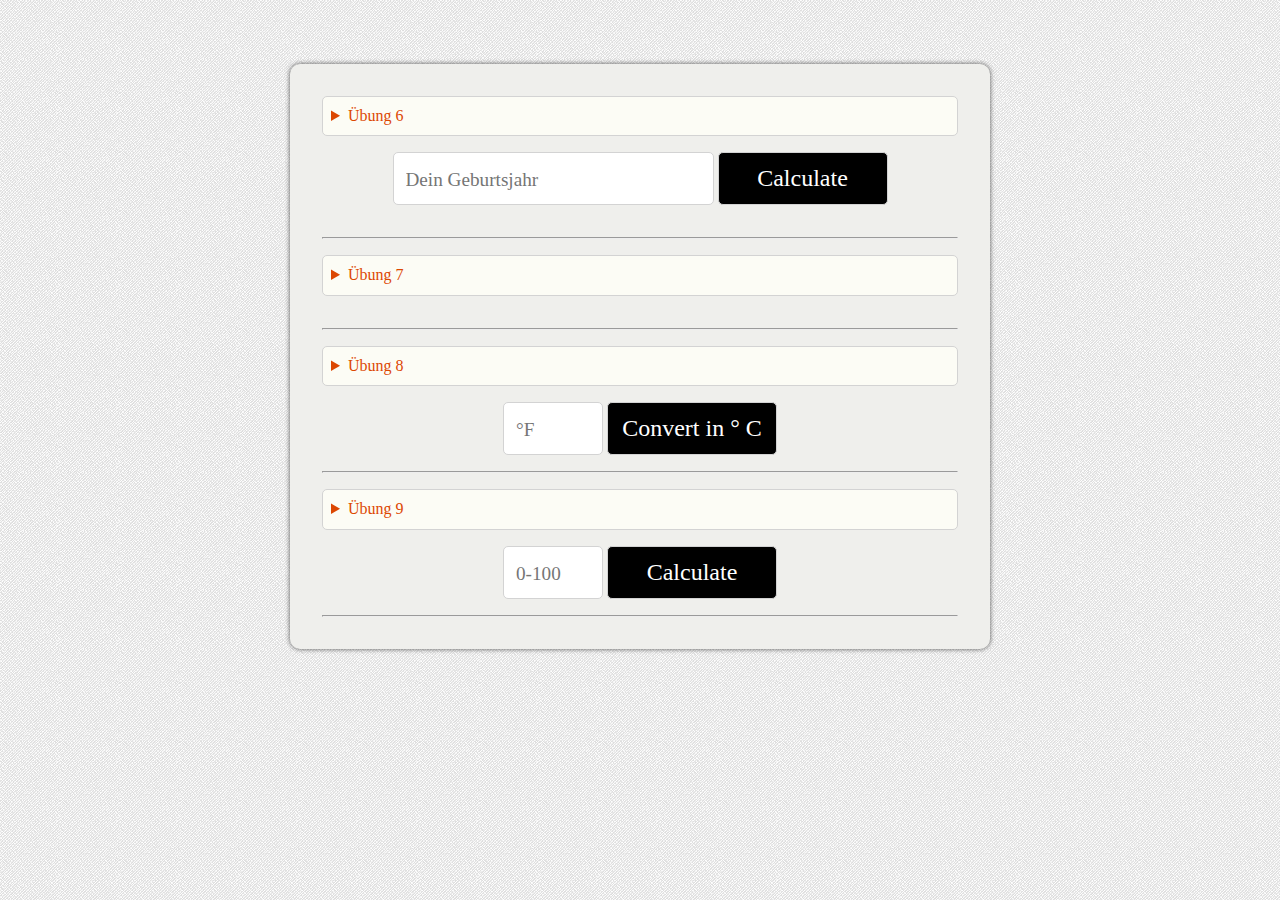
<file: index.html>
<!DOCTYPE html>
<html lang="de">
<head>
    <meta charset="UTF-8">
    <meta name="viewport" content="width=device-width, initial-scale=1.0">
    <title>Übungen</title>
    <link rel="stylesheet" href="style.css">
    <script  src="./index.js" type="module"></script>
</head>
<body>
    <div class="wrapper">
        <article>
            <details>
                <summary>Übung 6</summary>
                <p>6) Programmiere ein Skript, das dir ausrechnet, wie alt Du bist. Verwende Variablen für dein Geburtsjahr und das aktuelle Jahr.
                <br>Gib dein Resultat in der Konsole in einem Satz aus.
                <br>Beispiellösung:
                <br>Im Jahr 2024 bin ich 47 oder 48 Jahre alt.</p>
            </details>
            <form action="#" id="ubung6">
                <input type="text" pattern="\d{4}" maxlength="4" inputmode="numeric" placeholder="Dein Geburtsjahr"> 
                <button type="button" >Calculate</button>
            </form>
            <div class="result" id="u6result"></div>
            <hr>
            </article>

            <article>
                <details>
                    <summary>Übung 7</summary>
                    <p>Ein ängstlicher Bürger plant, wegen des Coronavirus sein Haus nicht mehr zu verlassen.
                    Entwickle einen Versorgungsrechner, der ihm in der Konsole ausgibt, wie viele Beutel Tee 
                    oder Packungen Pasta er heute kaufen muss, um bis an sein Lebensende auszuharren.
                     <br>
                    Verwende Variablen für Alter, Lebenserwartung,
                    <br>Konsum pro Tag sowie Artikel (Tee) und Einheit (Beutel).
                
                    <br>Beispiellösung:
                    <br>Du brauchst 56210 Beutel Tee bis zum Alter von 100 Jahren. перевод просто</p>
                </details>
                <div class="result" id="u7result"></div>
                <hr>
                </article>

                <article>
                    <details>
                        <summary>Übung 8</summary>
                        Du hörst von deinen amerikanischen Freunden vom ausserordentlich kalten Winter in Amerika. 
                        Programmiere ein Skript, das dir Grad Fahrenheit in Grad Celsius umrechnet.

                        Formel Umwandlung Celsius / Fahrenheit:
                    </details>
                    <form action="#" id="ubung8">
                        <input type="text" class="klein__input" pattern="\d{1,3}" minlength="1" maxlength="3" inputmode="numeric" placeholder="°F"> 
                        <button type="button" >Convert in ° C</button>
                            <p><output id="u8result"></output></p>
                    </form>
                    <hr>
                </article>

                <article>
                    <details>
                        <summary>Übung 9</summary>
                        <p>9) Programmiere ein Skript, das dir je nach Punktzahl (0-100) jeweils
                        die entsprechende Note (1-6) in der Konsole ausgibt. Verwende für die
                        <br>Lösung dieser Aufgabe die if-else-Anweisung.
                        <br>https://bildungsbibel.de/wp-content/uploads/2018/09/notenschluessel-nach-ihk-schema.pdf</p>
                    </details>
                    <form action="#" id="ubung9">
                        <input type="text" class="klein__input" pattern="\d{1,3}" minlength="1" maxlength="3" inputmode="numeric" placeholder="0-100"> 
                        <button type="button" >Calculate</button>
                            <p><output id="u9result"></output></p>
                    </form>
                    <hr>
                </article>
                
        </div>
    
</body>
</html>
</file>
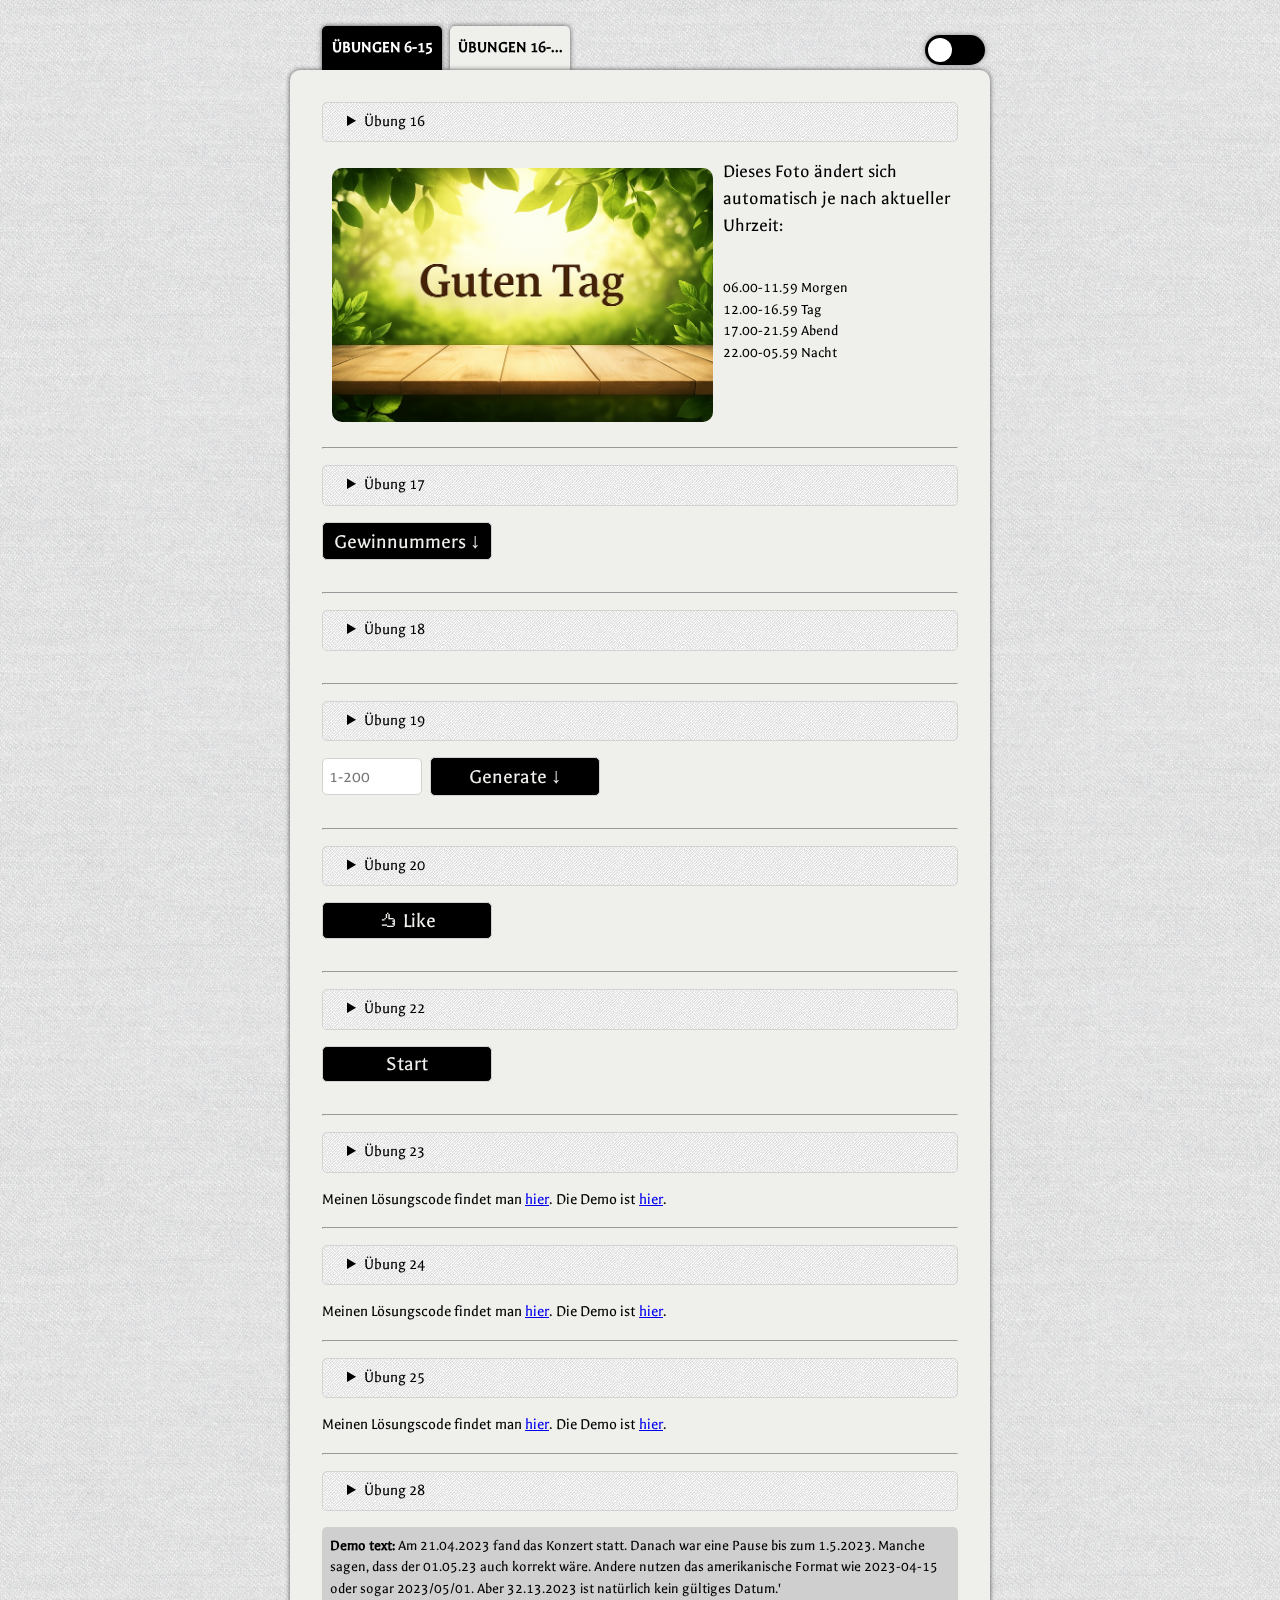
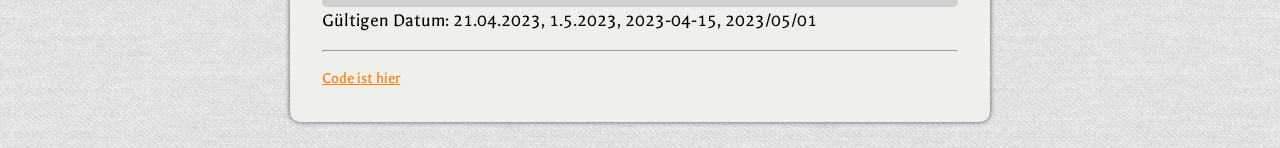
<file: uebungen.html>
<!DOCTYPE html>
<html lang="de">
<head>
    <meta charset="UTF-8">
    <meta name="viewport" content="width=device-width, initial-scale=1.0">
    <title>Übungen 16-...</title>
    <link rel="icon" type="image/png" sizes="512x512" href="./img/favicon.png">
    <link rel="stylesheet" href="./css/style.css">
    <link rel="stylesheet" href="./css/extra.css">
    <script  src="./uebungen.js" type="module"></script>
</head>
<body  data-theme="1">
    <div class="wrapper">
    <header>
        <nav>
            <ul>
                <li><a href="index.html" >Übungen 6-15</a></li>
                <li class="active"><a href="uebungen.html">Übungen 16-...</a></li>
            </ul>
        </nav>
    </header>
    <main>

        <div class="toggler-container">
            <button id="theme-toggle" class="theme-button"></button>
        </div>
        <article>
            <details>
                <summary>Übung 16</summary>
                <p>Schreibe ein Javscript, welches Morgens, Mittags und Abends die
                    Internetseite jeweils unterschiedlich einfärbt.
                </p>
            </details>
            <div class="result" id="u16result">
                <img src="./img/guten-tag.jpg" id="u16resultFoto" width="400" alt="">
                <div>Dieses Foto ändert sich automatisch je nach aktueller Uhrzeit:
                    <ul>
                        <li>06.00-11.59 Morgen</li>
                        <li>12.00-16.59 Tag</li>
                        <li>17.00-21.59 Abend</li>
                        <li>22.00-05.59 Nacht</li>
                    </ul>
                </div>
                <div class="clear"></div>
            </div>
            <hr>
        </article>
        <article>
            <details>
                <summary>Übung 17</summary>
                <p> Erstellen Sie einen Lottozahlengenerator. Es sollen 6 Zahlen aus 49 ausgegeben werden.
                    <br>Stellen Sie sicher, dass keine Lottozahl doppelt vorkommt  array.indexOf()
                </p>
            </details>
            <form action="#" class="flex-row " id="ubung17">
                <button type="button">Gewinnummers &darr;</button>
            </form>
             <div class="result lottery" id="u17result"></div>
            <hr>
        </article>

        <article>
            <details>
                <summary>Übung 18</summary>
                <p>  Auf einer Intersetseite sollen Datum und Uhrzeit stehen im folgenden Format:
                    <br> 29. April 2024, 10:32
                </p>
            </details>
            <div class="result" id="u18result"></div>
            <hr>
        </article>

        <article>
            <details>
                <summary>Übung 19</summary>
                <p>  Schreiben Sie ein kurzes Programm, das jede Zahl von 1 bis 100 ausgibt.
                    <br>Für jedes Vielfache von 3, schreibe “Fizz” anstelle der Zahl.
                    <br>Für jedes Vielfache von 5, schreibe “Buzz” anstelle der Zahl.
                    <br>Für Zahlen, die ein Vielfaches von 3 und 5 sind, schreibe “FizzBuzz” statt der Zahl.
                </p>
            </details>
            <form action="#" class="flex-row" id="ubung19">
                <input type="text" class="klein__input" pattern="\d{3}" maxlength="3" inputmode="numeric" placeholder="1-200"> 
                <button type="button" >Generate &darr;</button>
            </form>
            <div class="result" id="u19result"></div>
            <hr>
        </article>
        <article>
            <details>
                <summary>Übung 20</summary>
                <p>  20.) Die folgende Aufgabe kommt aus dem Social Media-Umfeld. Unter einem Social Media-Beitrag sehen Sie ja oftmals die Angabe Mark, Anton und sieben      weitere mögen das oder auch nur Karl mag das. Und Ihre Aufgabe besteht nun darin, anhand der Anzahl der Likes genau diesen Text herauszugeben. Schauen Sie sich die folgenden Testergbnisse an und programmieren Sie eine Funktion die nach übergabe eines Arrays den richtigen Text zurück gibt.
                    <br>Testen Sie folgende Arrays: [] => "niemandem gefällt das"<ul>
                                                <li>['Klaus'] => "Klaus mag das"</li>
                                                <li>['Alexandra', 'Maria'] => "Alexandra und Maria mögen das"</li>
                                                <li>['Max', 'Johannes', 'Mark'] => "Max, Johannes und Mark mögen das"</li>
                                                <li>['Alexandra', 'Maria', 'Mark', 'Max'] => "Alexandra, Maria und 2 weitere mögen das"</li>
                                                </ul>
                </p>
            </details>
            <form action="#" class="flex-row" id="ubung20">
                <button type="button" class="like" >&#128402; Like</button> 
                <output  id="u20counter">
                  
                </output>
            </form>
            <div class="result"  id="u20result" ></div>
            <hr>
        </article>
        <article>
            <details>
                <summary>Übung 22</summary>
                22.) Reaktionsspiel
                Auf einer Internetseite befindet sich ein kleines schwarzes DIV-Element. (20 x 20 px)
                <br>Nach dem Drücken auf einen Startknopf wird das DIV grün.
                <br>Nach kurzer, zufälliger Zeit wird das DIV rot.
                <br>Der Benutzer soll so schnell wie möglich auf das rote DIV klicken.
                <br>
                    Dieses wird wieder schwarz und der Benutzer bekommt die Zeit angezeigt, 
                die er zum Klicken gebraucht hat.
                <br>
                https://wiki.selfhtml.org/wiki/JavaScript/WindowOrWorkerGlobalScope/setTimeout
            
            
            --------
                <p>
                Zusatzaufgabe:
                <br>Das DIV soll nicht mehr farbig sein, sondern ausgeblendet.
                <br>Nach dem Drücken auf einen Startknopf wird das DIV neu auf der Seite absolute, zufällig platziert.
                <br>Nach kurzer, zufälliger Zeit wird das DIV eingeblendet.
                <br>Der Benutzer so schnell wie möglich auf das DIV klicken.
                <br>
                https://wiki.selfhtml.org/wiki/CSS/Eigenschaften/position</p>
            </details>
            <form action="#" class="flex-row" id="ubung22">
                <button type="button" >Start</button>   
                <output id="u22counter"> <div class="quadrat" id="quadrat"></div>
                </output>
            </form>
            <div class="result" id="u22result" >
               
            </div>
            <hr>
        </article>
        <article>
            <details>
                <summary>Übung 23</summary>
                <h4> Schere, Stein, Papier </h4>
                <br> Programmiere ein Schere Stein, Papier-Spiel.
                <br> Der Spieler wählt durch klicken Schere, Stein oder Papier aus.
                <br> Der Computer entscheidet zufällig.
                <br> Das Ergebnis und der Punktestand sollen angezeigt werden.
                <br> Bildmaterial findet Ihr in Ordner:  Übungen/bilder
            </details>
            <div class="">
                Meinen Lösungscode findet man <a href="https://github.com/TAURUS-ESSEN/rock-scissors-paper" target="_blank" title="code">hier</a>. Die Demo ist <a href="https://taurus-essen.github.io/rock-scissors-paper/" target="_blank" title="demo">hier</a>. 
            </div>
            <hr>
        </article>

        <article>
            <details>
                <summary>Übung 24</summary>
                24.) Auf einer Internetseite ist ein Bild.  (Absolute positioniert mit top: und left:)
                <br>  Bild: bilder/fred.png
                <br>Auf das document wird ein Eventhandler gesetzt. 
                <br>Über das Ereignis-Objekt lässt sich die gedrückte Taste abfragen.
                <br>Wurde eine Pfeiltaste gedrückt, soll das Bild 10 Pixel nach rechts, links, oben oder unten verschoben werden.
            </details>
            <div class="">
                Meinen Lösungscode findet man <a href="https://github.com/TAURUS-ESSEN/Classzimmer" target="_blank" title="code">hier</a>. Die Demo ist <a href="https://taurus-essen.github.io/Classzimmer/" target="_blank" title="demo">hier</a>. 
            </div>
            <hr>
        </article>
        <article>
            <details>
                <summary>Übung 25</summary>
                <h4>Programmiere ein Hangman-Spiel </h4>
                <ul>
                    <ol>1. gib ein zufälliges Wort aus einem Array aus Datei: Übungen/worte.js </ol>
                    <ol>2. gib für jeden Buchstaben des Worts einen Unterstrich aus. _ _ _ _ _ _ _  (mit Leerzeichen oder letter-spacing)</ol>
                    <ol>3. Frage ab, welche Taste der Tastatur der Benutzer gedrückt hat</ol>
                    <ol>4. Handelt es sich um einen gültigen Buchstaben, gib aus ob der Buchstabe im gesuchten Wort ist</ol> 
                    <ol>5. Ist der Buchstabe im gesuchten Wort, dann gib den gesuchten Buchstaben mit aus _ _ E _ _ E _</ol>
                    <ol>6. Ist der Buchstabe nicht im gesuchten Wort, dann tauche das Bild hm0.jpg auf der Seite gegen hm1.jpg auf der Seite aus
                    Bilder: bilder/hm0.jpg - bilder/hm7.jpg</ol>
                </ul>
            </details>
            <div class="">
                Meinen Lösungscode findet man <a href="https://github.com/TAURUS-ESSEN/hangman" target="_blank" title="code">hier</a>. Die Demo ist <a href="https://taurus-essen.github.io/hangman/" target="_blank" title="demo">hier</a>. 
            </div>
            <hr>
        </article>
        <article>
            <details>
                <summary>Übung 28</summary>
                    Schreibe ein JavaScript Programm das aus einem Text alle Datumsangaben ausließt.
            </details>
                <div class="result" id="u28result"> 
                    <p class="demo"><b>Demo text:</b> Am 21.04.2023 fand das Konzert statt. Danach war eine Pause bis zum 1.5.2023. Manche sagen, dass der 01.05.23 auch korrekt wäre. Andere nutzen das amerikanische Format wie 2023-04-15 oder sogar 2023/05/01. Aber 32.13.2023 ist natürlich kein gültiges Datum.'</p>
                    <p> Gültigen Datum: <span id="u28Dates"></span></p>
                </div>
            <hr>
        </article>

                <div class="code_link">
                    <a href="https://github.com/TAURUS-ESSEN/ubungen" target="_blank" title="GitHub link">Code ist hier</a>
                </div>
            </main>
        </div>
</body>
</html>
</file>
<file: style.css>
* {
    margin: 0;
    padding: 0;
    box-sizing: border-box;
}

body {
    background-color: lightgray;
    background-image: url('noise_lines.webp');
    line-height: 1.4;
    font-family:  Century;
}

.wrapper {
    width: 700px;
    height: auto;
    display: flex;
    flex-direction: column;
    gap: 1em;
    margin: 5% auto;
    padding: 2em;
    background-color: rgb(239, 239, 236);
    border-radius: 10px;
    box-shadow: 0 0 5px rgba(0, 0, 0, 0.642);
}

article {
    display: flex;
    flex-direction: column;
    gap: 1em;
}

form {
    text-align: center;
}

input, button {
    min-height: 30px;
    padding: 0.5em;
    border: 1px solid lightgrey;
    border-radius: 5px;
    font-family:  Harman Retro;
    font-size: 1.5em;
}

.klein__input {
    width: 100px;
}

.normal__input {
    width: 200px;
}

::placeholder {
    font-size: 0.8em;
}

button {
    cursor: pointer;
    background-color: black;
    color: #fff;
    width: 170px;
    transition: 0.5s;
}

button:hover {
    background-color: rgb(255, 166, 0);
    color: black;

}

.show {
    visibility: visible;
    opacity: 1;
    transition: opacity 0.5s ease;
}

.results {
    margin: 1em;
    font-size: 1.5em;
    text-align: center;
}

details {
    background-color: rgb(252, 252, 245);
    word-wrap: break-word;
    padding: 0.5em;
    border: 1px solid lightgray;
    border-radius: 5px;
    cursor: pointer;

}

summary {
    color: rgb(220, 71, 2);
}
</file>
<file: css/style.css>
:root {
    --primary-color: #d3d3d3;
    --secondary-color: #efefec;
    --additional1-color: #000;
    --additional2-color: #ff7b00;
    --additional3-color:  url('../img/noise_lines.webp');
    --white:  #fff;
    --black:  #000;
    --darkgrey: rgb(207, 207, 207);

    --body-background: var(--primary-color);
    --wrapper-background: var(--secondary-color);
    --button-background: var(--additional1-color);
    --button-background-hover: var(--additional2-color);
    --details-background: var(--additional3-color);

    --details-color: var(--additional1-color);
    --summary-color: var(--additional1-color);
    --summary-color-hover: var(--additional2-color);
    --button-color: var(--secondary-color);
    --button-color-hover: var(--white);
    --footer-a-color: var(--additional2-color);
    --footer-a-color-hover: var(--additional1-color);
    --results-textcolor: var(--additional1-color);

    --nav-li-background: var(--additional1-color);
    --nav-li-background-hover: var(--additional2-color);
    --nav-li-background-active:  var(--secondary-color);
    --nav-a-color: var(--white);
    --nav-a-color-hover: var(--white);
    --nav-a-color-active: var(--additional1-color);

    --toggler-background: var(--additional1-color);
}

* {
    margin: 0;
    padding: 0;
    box-sizing: border-box;
}

@font-face {
    font-family: Galdeano;
    src: url('../fonts/Galdeano-Regular.woff2') format('woff2'),
        url('../fonts/Galdeano-Regular.ttf') format('truetype');
        font-display: swap;
}

body {
    background-color: var(--body-background);
    background-image: url('../img/45degreee_fabric.webp');
    line-height: 1.4;
    font-family: Galdeano, sans-serif;
}

body[data-theme="2"] {
    --primary-color: #d3d3d3;
    --secondary-color: #20201d;
    --additional1-color: #ffa600;
    --additional2-color: #d5d3d3;
    --additional3-color: #fcfcf5;
    --additional4-color: #000;
    --additional5-color: #ff7b00;
    /* --additional6-color: linear-gradient(to right, #2e2e2c, #2e2e2c, #464545, #2e2e2c); */
    --additional7-color:  url('../img/micro_carbon.png');

    --body-background: var(--primary-color);
    --wrapper-background: var(--additional7-color);
    --button-background: var(--additional1-color);
    --button-background-hover: var(--additional5-color);
    --details-background: var(--additional7-color);

    
    --details-color: var(--additional3-color);
    --summary-color: var(--additional1-color);
    --summary-color-hover: var(--additional3-color);
    --button-color: var(--additional3-color);
    --button-color-hover: var(--additional3-color);
    --footer-a-color: var(--additional1-color);
    --footer-a-color-hover: var(--additional3-color);
    --results-textcolor: var(--additional3-color);

    --nav-li-background: var(--additional1-color);
    --nav-li-background-hover: var(--additional5-color);
    --nav-li-background-active: var(--additional4-color); 
    --nav-a-color: var(--white);
    --nav-a-color-hover: var(--white);
    --nav-a-color-active: var(--additional2-color);
}

body[data-theme="2"] .theme-button::before {
    transform: translateX(30px);
}

.wrapper {
    max-width: 700px;
    height: auto;
    margin: 2% auto;
}

nav ul {
    display: flex;
    margin-left: 2em;
}

nav li {
    display: flex;
    align-items: center;
    justify-content: center;

    position: relative;
    /* z-index: 1;  */
    will-change: transform;

    min-width: 120px;
    min-height: 44px;
    margin-right: 0.5em;
    padding: 0.2em;

    list-style: none;

    background-color: var(--nav-li-background);
    border-radius: 5px 5px 0 0;
    box-shadow: 0 0 5px rgb(86, 85, 85);

    transition: 0.3s;
}

nav li:hover {
    padding-bottom: 0.6em;
    background-color: var(--nav-li-background-hover);
    transform: scaleY(1.6);
}

nav li.active {
    background-color: var(--nav-li-background-active);
}

li a {
    display: flex;
    align-items: center;
    justify-content: center;

    height: 100%;

    text-decoration: none;
    text-transform:uppercase;
    font-size: 1em;
    font-weight: 600;

    color: var(--nav-a-color);

    transform: scale(1);
    transition: transform 0.3s ease;
}

li:hover a, li.active:hover a{
    transform: scaleY(calc(1 / 1.6))
}

li.active a {
    color: var(--nav-a-color-active);
}

main {
    display: flex;
    flex-direction: column;
    gap: 1em;

    position: relative;
    padding: 2em;

    background: var(--wrapper-background);
    border-radius: 10px;
    box-shadow: 0 0 5px rgba(0, 0, 0, 0.642);
}

article {
    display: flex;
    flex-direction: column;
    gap: 1em;
}

form {
    text-align: center;
}

input, button {
    min-height: 30px;
    padding: 0.3em;

    border: 1px solid var(--primary-color);
    border-radius: 5px;
    
    font-family:  Galdeano;
    font-weight: 500;
    font-size: 1.3em;
}

.klein__input {
    width: 100px;
}

.normal__input {
    width: 200px;
}

::placeholder {
    font-size: 0.8em;
}

form button {
    min-width: 170px;

    background-color: var(--button-background);
    color: var(--button-color);

    transition: 0.5s;
    cursor: pointer;
}

button:hover {
    background: var(--button-background-hover);
    color: var(--button-color-hover);
}

.flex-row {
    display: flex;
    align-items: center;
    gap:0.5em;
}

.show {
    visibility: visible;
    opacity: 1;
    transition: opacity 0.5s ease;
}

.result {
    margin: 0em;
    color: var(--results-textcolor);
    font-size: 1.2em;
    word-wrap: break-word;
}

.result img {
    float: left;
    width: 60%;
    margin: 0.5em;
    border-radius: 10px;
}

.result ul {
    margin: 0.5em;
    padding: 2em;
    font-size: 0.8em;
    list-style: none;
}

.clear {
    clear: both;
}

details {
    padding: 0.5em;
    background: var(--details-background);
    word-wrap: break-word;
    border: 1px solid var(--primary-color);
    border-radius: 5px;
    color: var(--details-color);
    cursor: pointer;
}

summary {
    padding-left: 1em;
    color: var(--summary-color);
    transition: 0.5s;
}

summary:hover {
    color:var(--summary-color-hover);
    text-decoration:underline;
}

.code_link a {
    color: var(--footer-a-color);
    transition: 0.5s;
}

.code_link a:hover {
    color: var(--footer-a-color-hover);
}

.wrap {
    flex-wrap: wrap;
}

.toggler-container {
    position: absolute;
    top:-35px;
    right: 5px;
}

.theme-button {
    width: 60px;
    height: 30px;
    background-color: var(--toggler-background);
    border: none;
    border-radius: 15px;
    position: relative;
    cursor: pointer;
    transition: background-color 0.3s ease;
    box-shadow: 0 0 5px rgb(138, 138, 138);
}

.theme-button::before {
    content: "";
    position: absolute;
    top: 3px;
    left: 3px;
    width: 24px;
    height: 24px;
    background-color: white;
    border-radius: 50%;
    transition: transform 0.3s ease;
}

.demo {
    padding: 0.5em;
    background-color: var(--darkgrey);
    border-radius: 5px;
    font-size: 0.8em;
}

@media (max-width: 700px) {
    .wrapper {
        width: auto;
        padding: 1em;
    }

    .toggler-container {
        display: none;
    }

    input, button, .result {
        font-size: 1em;
    }

    button {
        width: 8em;
    }
}
</file>
<file: css/extra.css>
.lottery {
    display: flex;
    flex-wrap: wrap;
    gap: 0;
}

.lottoball {
    display: flex;
    align-items: center;
    justify-content: center;
    background-image: url('../img/lotto-ball.png');
    width:70px;
    height:70px;
    font-size: 1em;
    color: var(--black);
}

.tooltip {
    position: relative;
    cursor: help;
    font-size: 5em;
    /* color: var(--secondary-color); */
    font-weight: 700;  
}

.tooltip-text {
    visibility: hidden;
    opacity: 0;
    width: max-content;
    max-width: 250px;
    background-color: red;
    color: black;
    font-weight: 600;
    text-align: left;
    padding: 0.5em;
    border-radius: 5px;
    position: absolute;
    bottom: 125%; 
    left: 50%;
    transform: translateX(-50%);
    box-shadow: 0 2px 5px rgb(0 0 0 / 30%);
    transition: opacity 0.3s ease;
    z-index: 10;
}

.tooltip:hover .tooltip-text {
    visibility: visible;
    opacity: 1;
}
</file>
